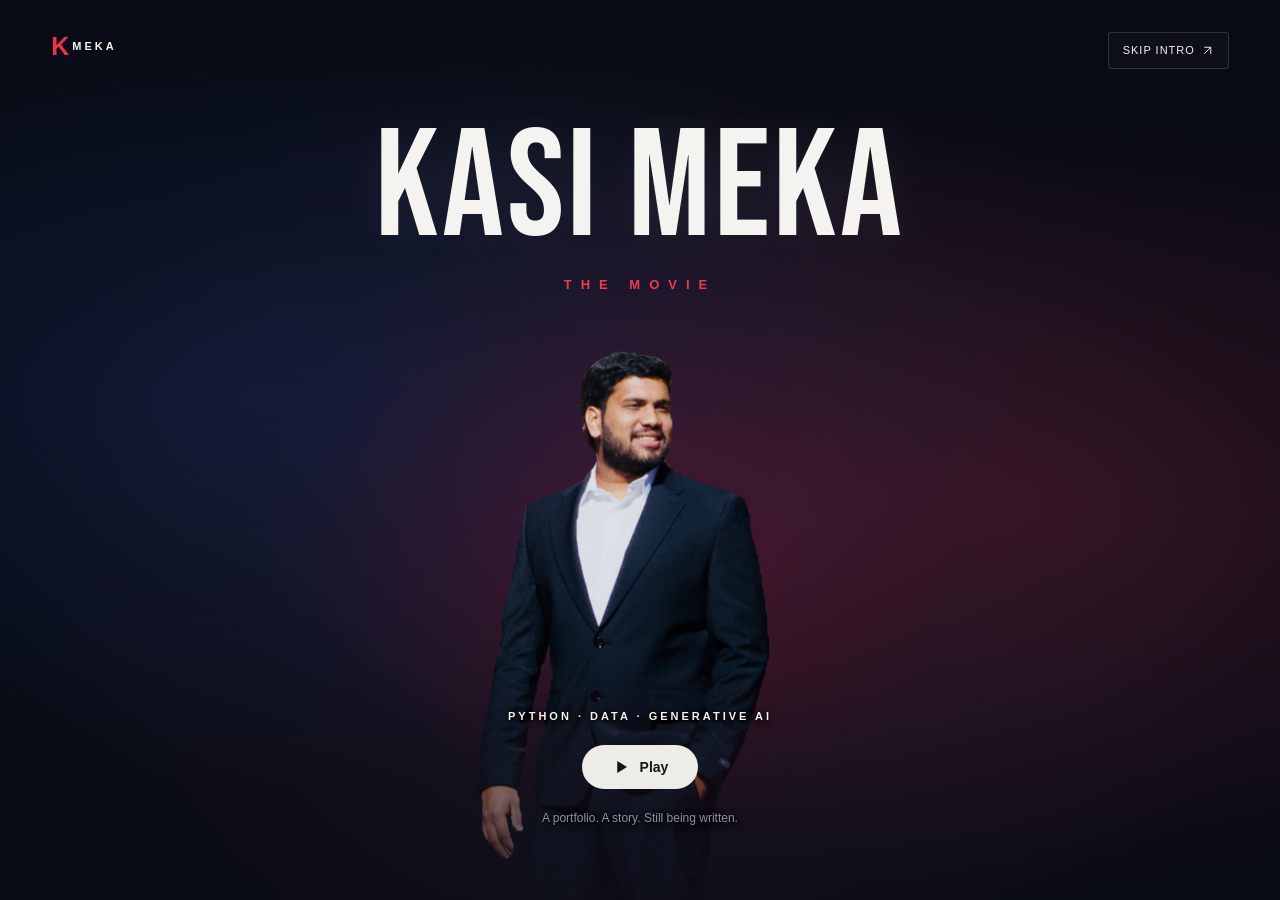
<file: index.html>
<!doctype html><html lang="en"><head><meta charset="utf-8"><meta name="viewport" content="width=device-width, initial-scale=1"><meta name="theme-color" content="#090910"><meta name="description" content="Kasi Meka — Python developer, data engineer and GenAI builder. Explore the projects, skills and experience behind the story."><title>Kasi Meka | The Movie</title><link rel="preload" href="series-assets/BebasNeue-Regular.ttf" as="font" type="font/ttf" crossorigin><link rel="stylesheet" href="series.css?v=auction-project-6"><script src="series.js?v=auction-project-6" defer></script></head><body class="screen-open"><a class="skip-link" href="#resume">Skip to portfolio</a><div id="intro" class="intro-screen"><a class="series-mark intro-mark" href="#home"><b>K</b> MEKA</a><button class="skip-intro" id="skip-intro">Skip intro <svg viewBox="0 0 24 24" aria-hidden="true"><path d="M6 18 18 6M6 6h12v12" fill="none" stroke="currentColor" stroke-width="1.8"/></svg></button><div class="intro-title"><h1>KASI MEKA</h1><p>THE MOVIE</p></div><img class="intro-portrait" src="series-assets/profile-transparent.png" alt="Kasi Meka" fetchpriority="high"><div class="intro-bottom"><p>PYTHON · DATA · GENERATIVE AI</p><button class="button light" id="intro-play"><svg viewBox="0 0 24 24" aria-hidden="true"><path d="M7 4v16l13-8z" fill="currentColor"/></svg><span>Play</span></button><span>A portfolio. A story. Still being written.</span></div></div><div id="profiles" class="profiles-screen" hidden><a class="series-mark" href="#home"><b>K</b> MEKA</a><div class="profile-content"><p class="eyebrow">ONE STORY. YOUR PERSPECTIVE.</p><h2>Choose your perspective</h2><div class="profile-grid"><button class="profile" data-profile="Kasi"><span class="profile-art main-profile"><img src="series-assets/profile-transparent.png" alt=""><small>MAIN</small></span><strong>Kasi</strong><span>The complete portfolio</span></button><button class="profile" data-profile="Recruiter"><span class="profile-art recruiter">R</span><strong>Recruiter</strong><span>Experience, résumé & credentials</span></button><button class="profile" data-profile="Developer"><span class="profile-art developer">&lt;/&gt;</span><strong>Developer</strong><span>Projects, stack & source code</span></button><button class="profile" data-profile="Explorer"><span class="profile-art explorer">✳</span><strong>Explorer</strong><span>A little bit of everything</span></button></div><p class="profile-note">Every perspective explores the same work.<br>Only what plays first changes.</p></div><button class="back-intro" id="back-intro">← Back to the title</button></div><div id="portfolio" hidden><header class="site-header"><a class="series-mark" href="#home" aria-label="Kasi Meka home"><b>K</b> MEKA</a><nav id="desktop-nav" aria-label="Main navigation"><a href="#home" class="active">Home</a><a href="#resume">Résumé</a><a href="#achievements">Achievements</a><a href="#skills">Skills</a><a href="#originals">Work</a><a href="#about">About</a><a href="#journey">Experience</a><a href="#contact">Contact</a></nav><button id="viewer-button" class="viewer-button" aria-label="Change viewer profile"><span id="viewer-name">LET’S PLAY</span><span class="viewer-avatar">K</span></button><button class="mobile-menu" aria-controls="desktop-nav" aria-expanded="false" aria-label="Open navigation">☰</button></header><main><section class="hero" id="home" aria-labelledby="hero-title"><div class="hero-light"></div><div class="hero-art"><img src="series-assets/profile-transparent.png" alt="Kasi Meka in a black suit" fetchpriority="high"><span class="portrait-note">The developer behind the data.</span></div><div class="hero-copy"><p class="series-label"><b>K</b> MEKA</p><h1 id="hero-title">KASI MEKA</h1><p class="series-subtitle">THE MOVIE</p><div class="hero-meta"><span class="quality">HD</span><span>2021 — Present</span><span>4+ years</span><span>6 projects</span><span>4 credentials</span></div><p class="hero-role">PYTHON DEVELOPER · DATA ENGINEER · GEN AI</p><p class="hero-description">Building the systems behind the story. Python services, cloud data pipelines, and AI applications across entertainment, healthcare, and enterprise.</p><div class="hero-actions"><button class="button light" id="replay-intro"><svg viewBox="0 0 24 24" aria-hidden="true"><path d="m8 5 11 7-11 7z" fill="currentColor"/></svg> Play intro</button><a class="button glass" href="series-resume.html" target="_blank" rel="noopener"><span aria-hidden="true">↓</span> View résumé</a><a class="circle-button" href="#about" aria-label="About Kasi">i</a></div><div class="hero-facts"><span><b>01</b> Published paper</span><span><b>03</b> Cloud platforms</span><span><b>04</b> Career chapters</span></div></div><span class="hero-rating">PYTHON / SQL / AI</span></section><section class="continue-section" aria-label="Portfolio episodes"><div class="rail-heading"><h2>Explore the chapters</h2><div><span id="profile-caption">Your portfolio, from the beginning</span><button class="rail-arrow" data-rail="-1" aria-label="Previous episodes">‹</button><button class="rail-arrow" data-rail="1" aria-label="Next episodes">›</button></div></div><div class="episode-rail" id="episode-rail"><a class="episode violet" href="#resume" data-episode="resume"><span class="episode-number">01</span><span class="episode-play"><svg viewBox="0 0 24 24" aria-hidden="true"><path d="m8 5 11 7-11 7z" fill="currentColor"/></svg></span><div><p>CHAPTER 01</p><h3>PROFESSIONAL SNAPSHOT</h3><span>Résumé & background</span></div><span class="episode-progress"><i></i></span></a><a class="episode red" href="#achievements" data-episode="achievements"><span class="episode-number">02</span><span class="episode-play"><svg viewBox="0 0 24 24" aria-hidden="true"><path d="m8 5 11 7-11 7z" fill="currentColor"/></svg></span><div><p>CHAPTER 02</p><h3>MILESTONES</h3><span>Credentials & research</span></div><span class="episode-progress"><i></i></span></a><a class="episode blue" href="#skills" data-episode="skills"><span class="episode-number">03</span><span class="episode-play"><svg viewBox="0 0 24 24" aria-hidden="true"><path d="m8 5 11 7-11 7z" fill="currentColor"/></svg></span><div><p>CHAPTER 03</p><h3>THE TOOLKIT</h3><span>Tools of the trade</span></div><span class="episode-progress"><i></i></span></a><a class="episode red" href="#originals" data-episode="originals"><span class="episode-number">04</span><span class="episode-play"><svg viewBox="0 0 24 24" aria-hidden="true"><path d="m8 5 11 7-11 7z" fill="currentColor"/></svg></span><div><p>CHAPTER 04</p><h3>PROJECT LAB</h3><span>Built with curiosity</span></div><span class="episode-progress"><i></i></span></a><a class="episode violet" href="#about" data-episode="about"><span class="episode-number">05</span><span class="episode-play"><svg viewBox="0 0 24 24" aria-hidden="true"><path d="m8 5 11 7-11 7z" fill="currentColor"/></svg></span><div><p>CHAPTER 05</p><h3>BEHIND THE WORK</h3><span>Meet the developer</span></div><span class="episode-progress"><i></i></span></a><a class="episode gold" href="#journey" data-episode="journey"><span class="episode-number">06</span><span class="episode-play"><svg viewBox="0 0 24 24" aria-hidden="true"><path d="m8 5 11 7-11 7z" fill="currentColor"/></svg></span><div><p>CHAPTER 06</p><h3>CAREER CHAPTERS</h3><span>Four career chapters</span></div><span class="episode-progress"><i></i></span></a><a class="episode green" href="#contact" data-episode="contact"><span class="episode-number">07</span><span class="episode-play"><svg viewBox="0 0 24 24" aria-hidden="true"><path d="m8 5 11 7-11 7z" fill="currentColor"/></svg></span><div><p>CHAPTER 07</p><h3>LET’S CONNECT</h3><span>Let’s build together</span></div><span class="episode-progress"><i></i></span></a></div></section><section class="content-section" id="resume"><div class="section-heading"><div><p class="eyebrow">PROFILE</p><h2>PROFESSIONAL SNAPSHOT</h2></div><p class="section-note">Every chapter, in one place.</p></div><div class="resume-sheet"><div class="resume-sheet-head"><div><span class="tiny-label">STARRING</span><h3>KASI MEKA</h3><p>Python Developer & Data Engineer</p></div><a class="button glass" href="series-resume.html" target="_blank" rel="noopener">View full résumé <span aria-hidden="true">↗</span></a></div><div class="resume-columns"><div><p class="eyebrow">EDUCATION</p><h4>Master’s in Information Science</h4><p>University of North Texas · Denton, TX</p><span class="muted">2024 — 2025</span><p class="eyebrow resume-subhead">EXPERIENCE</p><p>Walt Disney · Cigna Health Care<br>Hindustan Aeronautics Limited · Cognizant</p></div><div><p class="eyebrow">SPECIALTIES</p><p>Backend development · ETL / ELT pipelines<br>Generative AI · Cloud platforms<br>Data engineering · API development</p><p class="eyebrow resume-subhead">THE STACK</p><p>Python · SQL · Snowflake · FastAPI<br>AWS · GCP · Azure · Airflow · Docker</p></div><div><p class="eyebrow">CONNECT</p><a href="mailto:vkvkasi17@gmail.com">vkvkasi17@gmail.com</a><a href="https://www.linkedin.com/in/kasi-meka-2193003b1/" target="_blank" rel="noopener">LinkedIn <span aria-hidden="true">↗</span></a><a href="https://github.com/vkvkasi17-hub" target="_blank" rel="noopener">GitHub <span aria-hidden="true">↗</span></a></div></div></div></section><section class="content-section" id="achievements"><div class="section-heading"><div><p class="eyebrow">THE HIGHLIGHTS</p><h2>LEARNING & MILESTONES</h2></div><p class="section-note">Continuous learning. Work worth sharing.</p></div><div class="highlight-grid"><article class="highlight"><span>01 / RESEARCH</span><h3>PUBLISHED<br>IN AI & ETHICS</h3><p>AI transparency: standards, frameworks, and legislation.</p><a href="https://link.springer.com/article/10.1007/s43681-025-00661-4" target="_blank" rel="noopener">Read the paper ↗</a></article><article class="highlight"><span>02 / EDUCATION</span><h3>MASTER’S<br>INFORMATION SCIENCE</h3><p>University of North Texas · 2024–2025</p><a href="#resume">Explore background ↗</a></article><article class="highlight"><span>03 / ENGINEERING</span><h3>90%+<br>CODE COVERAGE</h3><p>Automated unit testing at Cigna Health Care.</p><a href="#job-1">View the experience ↗</a></article></div><h3 class="credential-label">Certified <span>· 4 credentials</span></h3><div class="credentials"><a class="credential" href="Claude 101.jpg.png" target="_blank" rel="noopener"><span>Anthropic Education</span><h4>Claude 101</h4><b aria-hidden="true">↗</b></a><a class="credential" href="Claude Code in Action.jpg.png" target="_blank" rel="noopener"><span>Anthropic Education</span><h4>Claude Code in Action</h4><b aria-hidden="true">↗</b></a><a class="credential" href="Claude with the Anthropic API.jpg.png" target="_blank" rel="noopener"><span>Anthropic Education</span><h4>Building with the Claude API</h4><b aria-hidden="true">↗</b></a><article class="credential"><span>Columbia University</span><h4>Building customized LLMs with OpenAI</h4></article></div></section><section class="content-section" id="skills"><div class="section-heading"><div><p class="eyebrow">CAPABILITIES</p><h2>THE TOOLKIT</h2></div><p class="section-note">The languages, platforms, and tools behind my work.</p></div><div class="skills-layout"><div class="skill-tabs" role="tablist" aria-label="Skill categories" aria-orientation="vertical"><button role="tab" id="skill-tab-0" aria-controls="skill-panel-0" aria-selected="true" tabindex="0" data-skill="0"><strong>LANGUAGES</strong><span>6 skills · The languages I build with</span></button><button role="tab" id="skill-tab-1" aria-controls="skill-panel-1" aria-selected="false" tabindex="-1" data-skill="1"><strong>GENAI &amp; DATA</strong><span>6 skills · Intelligent data workflows</span></button><button role="tab" id="skill-tab-2" aria-controls="skill-panel-2" aria-selected="false" tabindex="-1" data-skill="2"><strong>CLOUD &amp; DEVOPS</strong><span>8 skills · Shipping reliable systems</span></button></div><div class="skill-panels"><div class="skill-panel" role="tabpanel" id="skill-panel-0" aria-labelledby="skill-tab-0"><p>Languages <span>— From an idea to working software</span></p><div class="skill-grid"><div class="skill"><span>PY</span><strong>Python</strong></div><div class="skill"><span>SQ</span><strong>SQL</strong></div><div class="skill"><span>R</span><strong>R</strong></div><div class="skill"><span>JA</span><strong>Java</strong></div><div class="skill"><span>JA</span><strong>JavaScript</strong></div><div class="skill"><span>TY</span><strong>TypeScript</strong></div></div></div><div class="skill-panel" role="tabpanel" id="skill-panel-1" aria-labelledby="skill-tab-1" hidden><p>GenAI &amp; Data <span>— From raw information to useful intelligence</span></p><div class="skill-grid"><div class="skill"><span>LL</span><strong>LLMs</strong></div><div class="skill"><span>LA</span><strong>LangChain</strong></div><div class="skill"><span>ET</span><strong>ETL/ELT</strong></div><div class="skill"><span>PY</span><strong>PySpark</strong></div><div class="skill"><span>SN</span><strong>Snowflake</strong></div><div class="skill"><span>PA</span><strong>Pandas</strong></div></div></div><div class="skill-panel" role="tabpanel" id="skill-panel-2" aria-labelledby="skill-tab-2" hidden><p>Cloud &amp; DevOps <span>— From development to production</span></p><div class="skill-grid"><div class="skill"><span>AW</span><strong>AWS</strong></div><div class="skill"><span>GC</span><strong>GCP</strong></div><div class="skill"><span>AZ</span><strong>Azure</strong></div><div class="skill"><span>DO</span><strong>Docker</strong></div><div class="skill"><span>GI</span><strong>Git</strong></div><div class="skill"><span>FA</span><strong>FastAPI</strong></div><div class="skill"><span>AI</span><strong>Airflow</strong></div><div class="skill"><span>JE</span><strong>Jenkins</strong></div></div></div></div></div></section><section class="content-section" id="originals"><div class="section-heading"><div><p class="eyebrow">SELECTED WORK</p><h2>PROJECTS IN FOCUS</h2></div><p class="section-note">Six projects in AI, data, automation, and interactive web experiences.</p></div><div class="projects-grid"><article class="project-card"><button class="project-cover auction" data-project="5" aria-label="Explore IPL Mock Auction"><span class="tiny-label">INTERACTIVE WEB APP · LIVE</span><span class="project-art" aria-hidden="true">SOLD!</span><h3>IPL Mock Auction</h3><span class="episode-play"><svg viewBox="0 0 24 24" aria-hidden="true"><path d="m8 5 11 7-11 7z" fill="currentColor"/></svg></span></button><div class="project-info"><p>A multiplayer cricket auction with live bidding, computer opponents, squad budgets, and spectator mode.</p><div class="tags"><span>React</span><span>Cloudflare Workers</span><span>Multiplayer</span></div><div class="auction-links"><a class="text-button" href="https://ipl-mock-auction.vkvkasi17.workers.dev" target="_blank" rel="noopener noreferrer">Open live auction <span aria-hidden="true">↗</span></a><button class="text-button" data-project="5">Project details</button></div></div></article><article class="project-card"><button class="project-cover violet" data-project="0" aria-label="Explore AI-Powered PDF Assistant (RAG)"><span class="tiny-label">PERSONAL PROJECT · GenAI</span><span class="project-art" aria-hidden="true">{ AI }</span><h3>AI-Powered PDF Assistant (RAG)</h3><span class="episode-play"><svg viewBox="0 0 24 24" aria-hidden="true"><path d="m8 5 11 7-11 7z" fill="currentColor"/></svg></span></button><div class="project-info"><p>Built a Retrieval-Augmented Generation (RAG) script to chat with local PDF documents.</p><div class="tags"><span>Python</span><span>LangChain</span><span>OpenAI</span><span>ChromaDB</span></div><button class="text-button" data-project="0">Explore project <span aria-hidden="true">↗</span></button></div></article><article class="project-card"><button class="project-cover red" data-project="1" aria-label="Explore Automated Resume Parsing API"><span class="tiny-label">PERSONAL PROJECT · ML</span><span class="project-art" aria-hidden="true">[ JSON ]</span><h3>Automated Resume Parsing API</h3><span class="episode-play"><svg viewBox="0 0 24 24" aria-hidden="true"><path d="m8 5 11 7-11 7z" fill="currentColor"/></svg></span></button><div class="project-info"><p>Designed a scalable REST API using NLP models to extract key entities from unstructured resume PDFs.</p><div class="tags"><span>Python</span><span>FastAPI</span><span>NLP</span></div><button class="text-button" data-project="1">Explore project <span aria-hidden="true">↗</span></button></div></article><article class="project-card"><button class="project-cover blue" data-project="2" aria-label="Explore Automated Image Captioning Engine"><span class="tiny-label">PERSONAL PROJECT · ML</span><span class="project-art" aria-hidden="true">⟨ VISION ⟩</span><h3>Automated Image Captioning Engine</h3><span class="episode-play"><svg viewBox="0 0 24 24" aria-hidden="true"><path d="m8 5 11 7-11 7z" fill="currentColor"/></svg></span></button><div class="project-info"><p>Implemented an ML script leveraging pre-trained vision-language models to automatically caption images.</p><div class="tags"><span>Python</span><span>Hugging Face</span><span>PyTorch</span></div><button class="text-button" data-project="2">Explore project <span aria-hidden="true">↗</span></button></div></article><article class="project-card"><button class="project-cover red" data-project="3" aria-label="Explore ODI Cricket Analytics Dashboard"><span class="tiny-label">PERSONAL PROJECT · Data Viz</span><span class="project-art" aria-hidden="true">20 YEARS</span><h3>ODI Cricket Analytics Dashboard</h3><span class="episode-play"><svg viewBox="0 0 24 24" aria-hidden="true"><path d="m8 5 11 7-11 7z" fill="currentColor"/></svg></span></button><div class="project-info"><p>Utilized Pandas to preprocess match data before designing interactive dashboards uncovering 20 years of trends.</p><div class="tags"><span>Python</span><span>Tableau</span><span>Pandas</span></div><button class="text-button" data-project="3">Explore project <span aria-hidden="true">↗</span></button></div></article><article class="project-card"><button class="project-cover violet" data-project="4" aria-label="Explore LA Crime Pattern Analysis"><span class="tiny-label">PERSONAL PROJECT · Data Viz</span><span class="project-art" aria-hidden="true">LOS ANGELES</span><h3>LA Crime Pattern Analysis</h3><span class="episode-play"><svg viewBox="0 0 24 24" aria-hidden="true"><path d="m8 5 11 7-11 7z" fill="currentColor"/></svg></span></button><div class="project-info"><p>Extracted and cleaned crime datasets using Python to analyze graphical trends across Los Angeles.</p><div class="tags"><span>Python</span><span>Data Analytics</span><span>Tableau</span></div><button class="text-button" data-project="4">Explore project <span aria-hidden="true">↗</span></button></div></article></div></section><section class="content-section" id="about"><div class="section-heading"><div><p class="eyebrow">PERSONAL NOTE</p><h2>BEHIND THE WORK</h2></div><p class="section-note"></p></div><div class="about-layout"><div class="about-portrait"><img src="series-assets/profile-transparent.png" alt="Kasi Meka" loading="lazy"><span>KASI MEKA<br><small>THE PERSON BEHIND THE WORK</small></span></div><div><p class="about-lead">Curious by nature.<br>A builder by choice.</p><p>I’m a Python developer and backend engineer with over four years of experience across healthcare, entertainment, and enterprise applications.</p><p>I build ETL pipelines, scalable APIs, and generative AI workflows. My work connects complex data with systems people can rely on.</p><p>From Snowflake architectures to LLM evaluation pipelines, I enjoy the process of making complicated things work clearly and consistently.</p><div class="tags"><span>Python</span><span>Data engineering</span><span>Generative AI</span></div><a class="button glass" href="https://www.linkedin.com/in/kasi-meka-2193003b1/" target="_blank" rel="noopener">More about me on LinkedIn ↗</a></div></div></section><section class="content-section" id="journey"><div class="section-heading"><div><p class="eyebrow">EXPERIENCE</p><h2>CAREER CHAPTERS</h2></div><p class="section-note">Four roles. Every chapter, in full.</p></div><nav class="season-nav" aria-label="Career seasons"><a href="#job-0"><span>CHAPTER 04</span><strong>Walt Disney</strong></a><a href="#job-1"><span>CHAPTER 03</span><strong>Cigna Health Care</strong></a><a href="#job-2"><span>CHAPTER 02</span><strong>Hindustan Aeronautics Limited (HAL)</strong></a><a href="#job-3"><span>CHAPTER 01</span><strong>Cognizant (Client: MERCK)</strong></a></nav><div class="experience-stack"><article class="job-card" id="job-0" style="--index:0"><div class="job-heading"><div><p class="eyebrow">CHAPTER 04 · CURRENT ROLE</p><h3>ETL Developer</h3><p>Walt Disney | Orlando, Florida</p></div><span>June 2026 – Present</span></div><ul><li>Developed and managed a multi-tiered Snowflake architecture (Base, Application Data, Consumption, and Presentation layers) to transform raw platform data into user-ready analytics views.</li><li>Built and refined a metadata-driven Python framework to standardize complex marketing campaign strings using Regex lookups and automated string parsing.</li><li>Implemented a centralized ERRORS process to manage manual overrides and handle data exceptions, applying corrections directly to master data when standard Regex logic is insufficient.</li><li>Replaced manual view workarounds by engineering an automated schema evolution process that dynamically executes ALTER TABLE operations on locked historical snapshots, ensuring seamless UNION ALL execution between legacy and live datasets.</li><li>Standardized mismatched database column names while actively retaining legacy columns and executing data migration scripts to prevent breaking downstream reporting.</li><li>Managed automated data ingestion via API and Globalscape (FTP), utilizing metadata-driven Python processes to validate file structures and ensure data quality before loading into Snowflake.</li><li>Proposed and designed a &#x27;Magnitude of Change Dashboard&#x27; powered by taxonomy history tables to provide stakeholders with self-service visibility into dimension changes over time.</li><li>Actively participated in weekly taxonomy syncs, sprint planning, and architecture review meetings to review technical flow diagrams, mapping documents, and system designs.</li></ul><p class="environment"><b>Environment</b> Python, SQL (DDL/DML), Snowflake, ETL/Data Pipelines, Regular Expressions (Regex), Globalscape (FTP), MMX Snapshot View Orchestrator, Agile Framework, Git/Version Control</p></article><article class="job-card" id="job-1" style="--index:1"><div class="job-heading"><div><p class="eyebrow">CHAPTER 03 · THE JOURNEY</p><h3>Senior Python Developer</h3><p>Cigna Health Care | Plano, TX</p></div><span>June 2024 – June 2026</span></div><ul><li>Developed Python services integrating Generative AI APIs to automate chatbot response evaluation.</li><li>Designed backend data workflows using Python and SQL to support scalable analytics.</li><li>Implemented automated LLM-based evaluation pipelines to assess chatbot response quality.</li><li>Managed AWS cloud infrastructure using VPC, EC2, ECS, S3, and CloudFormation.</li><li>Developed ETL pipelines from S3 to Snowflake using Python.</li><li>Built APIs using FastAPI and Hug frameworks for cross-functional data sharing.</li><li>Improved project code coverage to over 90% using automated unit testing.</li><li>Built Airflow data pipelines in GCP for enterprise ETL jobs.</li><li>Containerized applications using Docker and deployed via Jenkins CI/CD pipelines.</li></ul></article><article class="job-card" id="job-2" style="--index:2"><div class="job-heading"><div><p class="eyebrow">CHAPTER 02 · THE JOURNEY</p><h3>Python Developer</h3><p>Hindustan Aeronautics Limited (HAL) | Bangalore, India</p></div><span>Aug 2023 – Dec 2023</span></div><ul><li>Developed sensor logic using Python scripts and Unix shell scripting.</li><li>Built Python batch processors to consume and produce various feeds.</li><li>Processed massive Blob datasets using PySpark Map-Reduce.</li><li>Wrote cleaning and munging scripts for large-scale datasets.</li></ul></article><article class="job-card" id="job-3" style="--index:3"><div class="job-heading"><div><p class="eyebrow">CHAPTER 01 · THE JOURNEY</p><h3>Python Developer</h3><p>Cognizant (Client: MERCK) | Hyderabad, India</p></div><span>June 2021 - Jul 2023</span></div><ul><li>Managed automated data workflows using Python, SQL, and R.</li><li>Developed pandas scripts for complex CSV data manipulation and comparison.</li><li>Built a Django-based GUI for dynamic code documentation display.</li><li>Executed long-term technological fixes for data and system bottlenecks.</li></ul></article></div></section><section class="content-section contact-section" id="contact"><p class="eyebrow">LET’S CONNECT</p><h2>LET’S BUILD<br>SOMETHING GREAT.</h2><p>Have a project, an opportunity, or a problem worth solving?<br>I’d love to hear about it.</p><a class="button light" href="mailto:vkvkasi17@gmail.com">Let’s talk ↗</a><div class="contact-links"><a href="mailto:vkvkasi17@gmail.com">vkvkasi17@gmail.com</a><a href="https://www.linkedin.com/in/kasi-meka-2193003b1/" target="_blank" rel="noopener">LinkedIn ↗</a><a href="https://github.com/vkvkasi17-hub" target="_blank" rel="noopener">GitHub ↗</a></div></section></main><footer><a class="series-mark" href="#home"><b>K</b> MEKA</a><p>Kasi Meka · The story continues.</p><a href="#home">Back to the opening ↑</a></footer></div><dialog id="project-dialog"><button class="dialog-close" aria-label="Close project details">×</button><div id="project-details"></div></dialog><noscript><style>#intro,#profiles{display:none!important}#portfolio[hidden]{display:block!important}body{overflow:auto!important}</style></noscript></body></html>
</file>
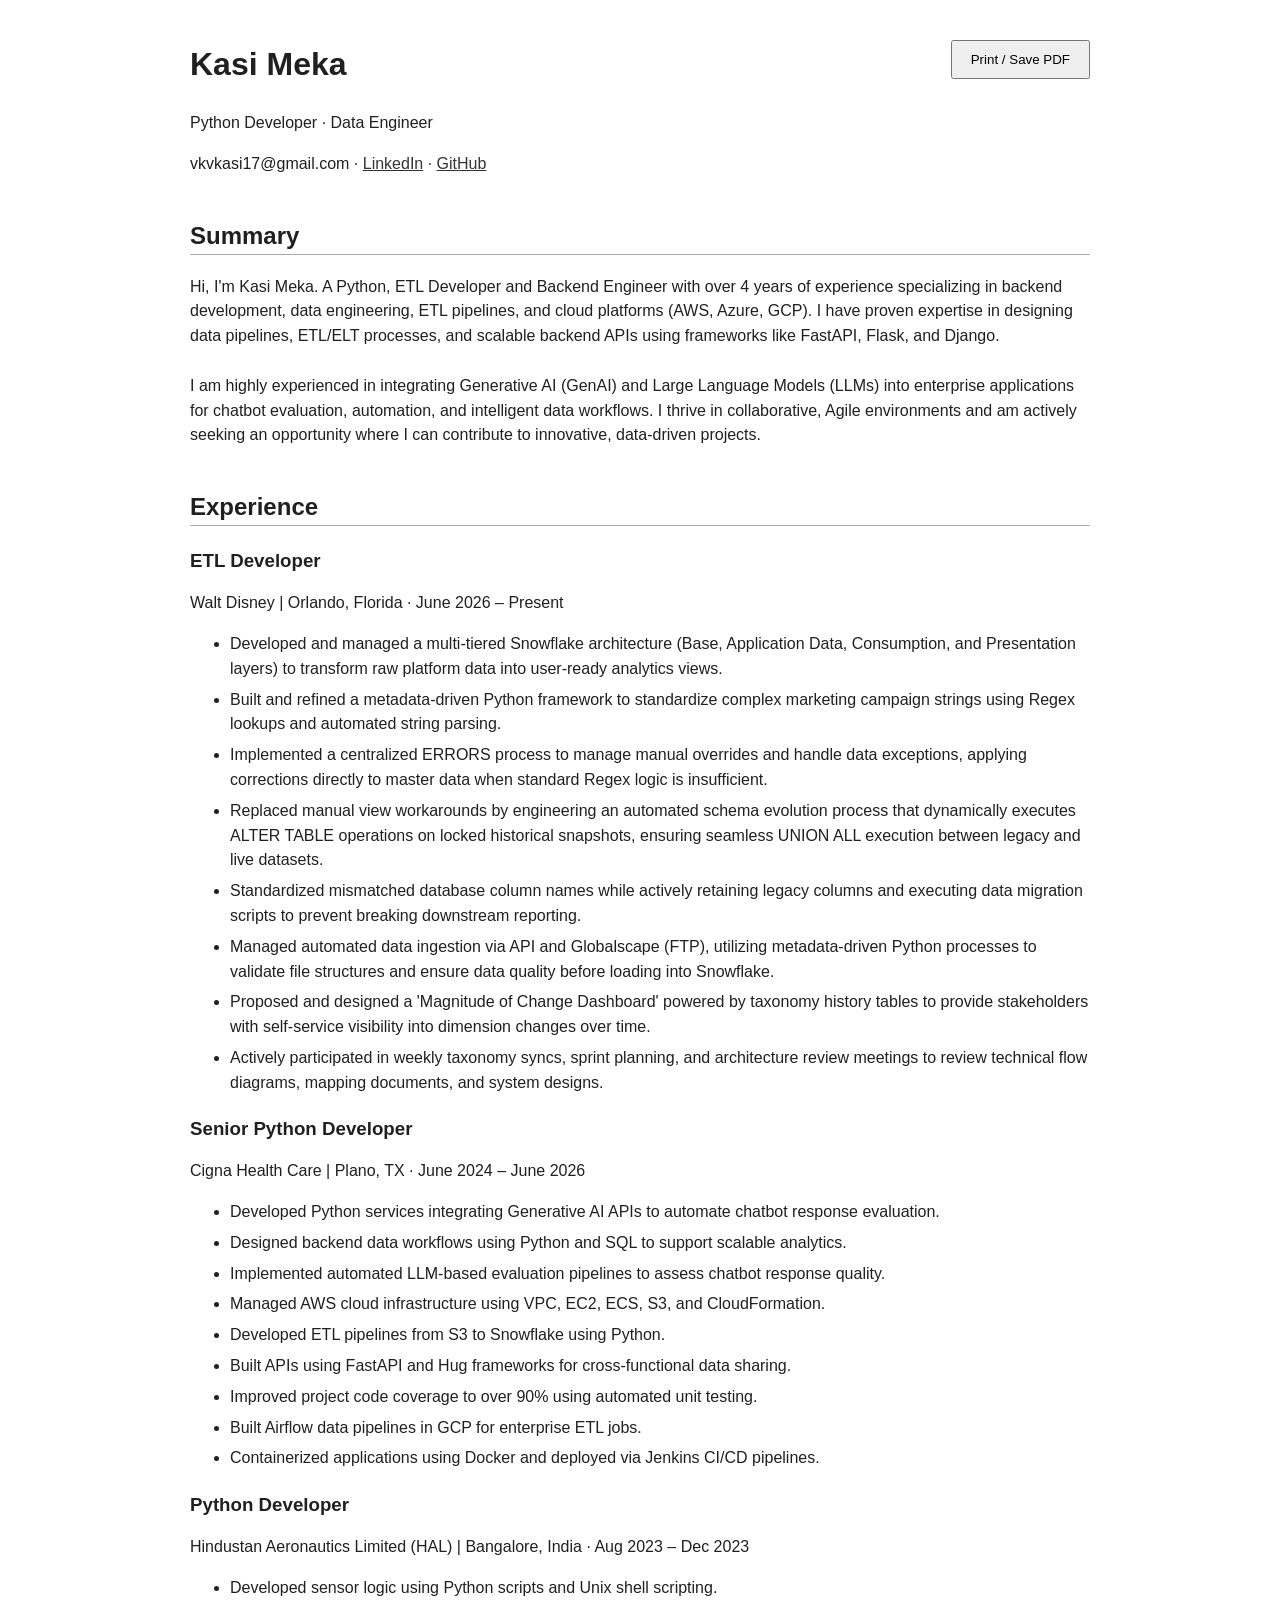
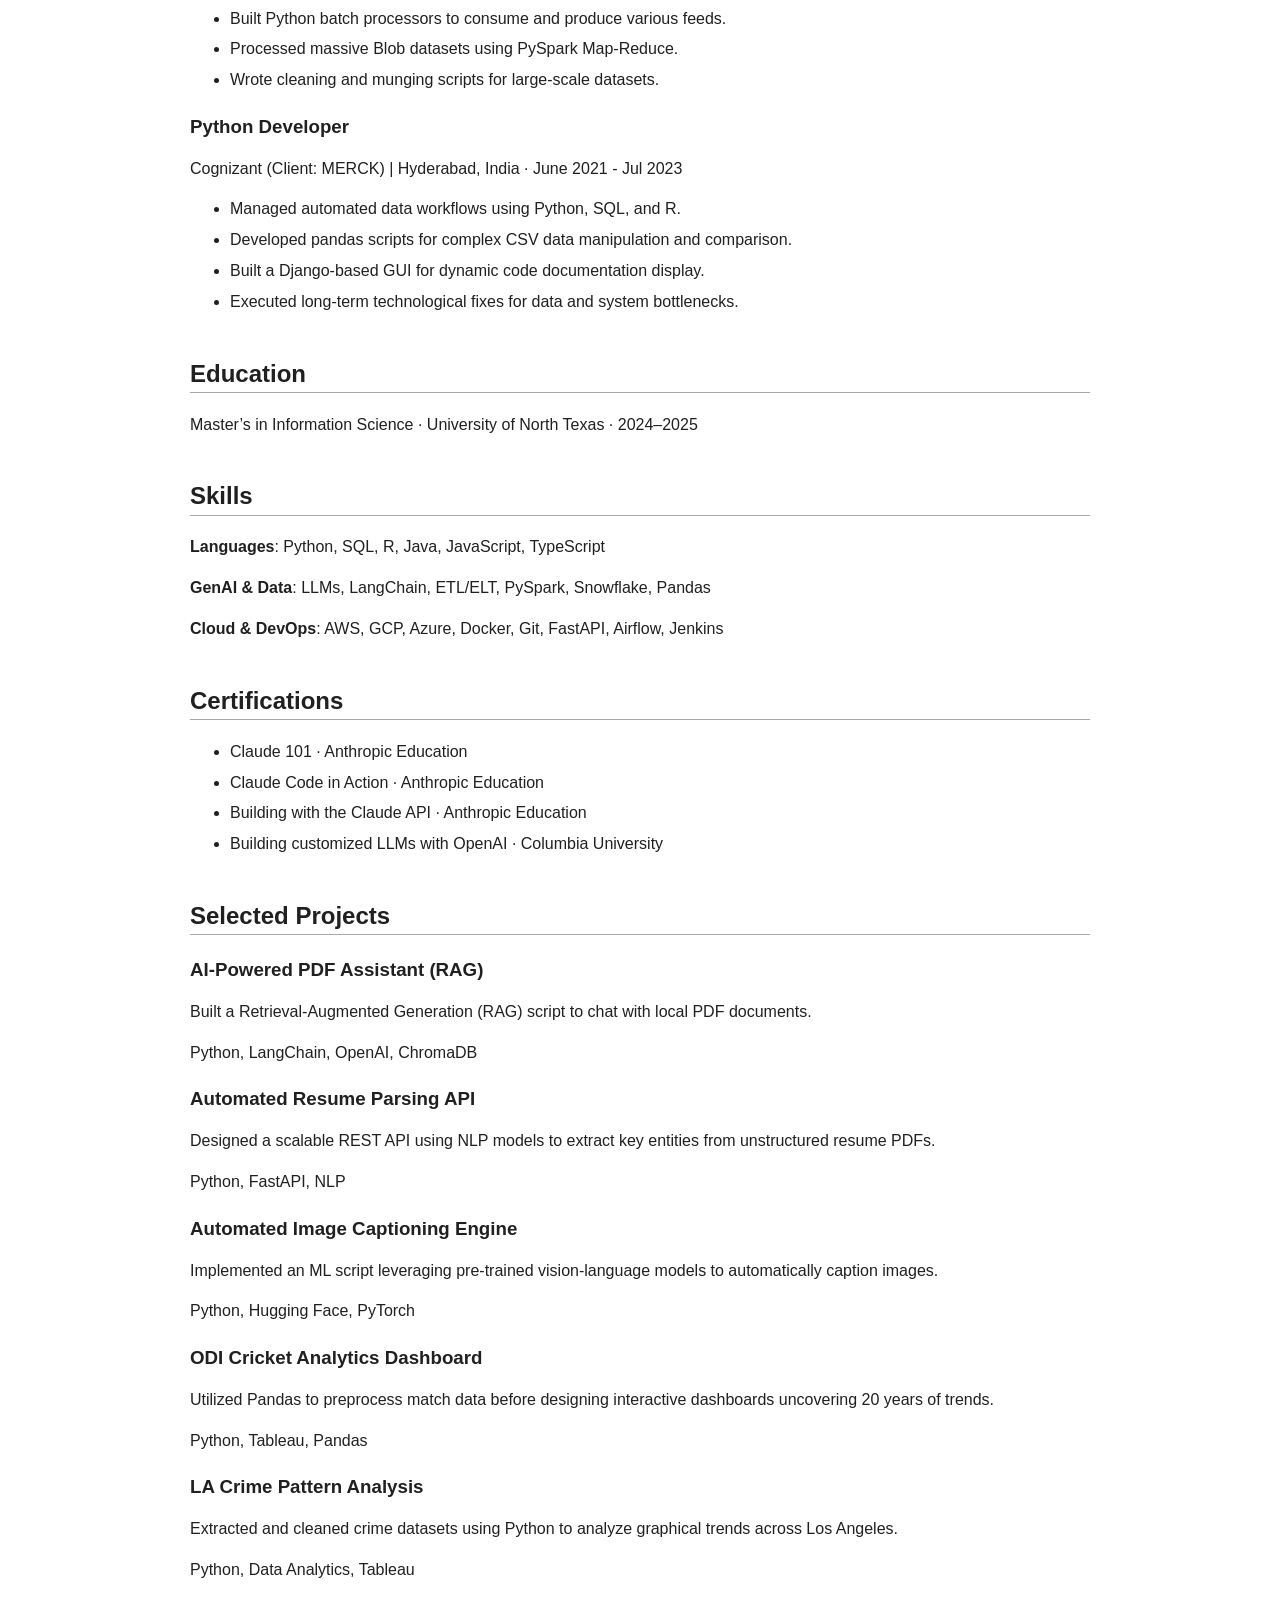
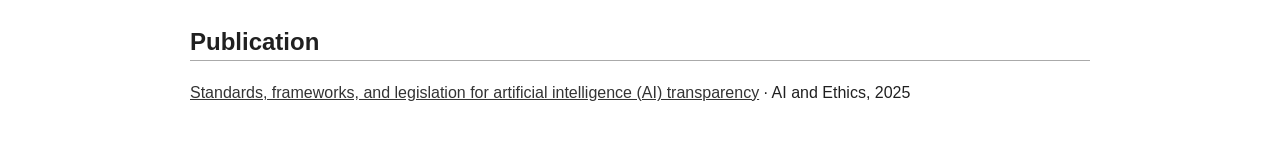
<file: series-resume.html>
<!doctype html><html lang="en"><head><meta charset="utf-8"><meta name="viewport" content="width=device-width,initial-scale=1"><title>Kasi Meka — Résumé</title><style>body{max-width:900px;margin:40px auto;padding:0 25px;font:16px/1.55 Calibri,Arial,sans-serif;color:#202020}h1{font-size:32px}h2{border-bottom:1px solid #aaa;padding-top:20px}h3{margin-bottom:0}a{color:#333}li{margin-bottom:6px}.print{float:right;padding:10px 18px;cursor:pointer}@media print{body{margin:0;font-size:10pt}.print{display:none}h2,h3{break-after:avoid}li{break-inside:avoid}}</style></head><body><button class="print" onclick="window.print()">Print / Save PDF</button><h1>Kasi Meka</h1><p>Python Developer · Data Engineer</p><p>vkvkasi17@gmail.com · <a href="https://www.linkedin.com/in/kasi-meka-2193003b1/">LinkedIn</a> · <a href="https://github.com/vkvkasi17-hub">GitHub</a></p><h2>Summary</h2><p>Hi, I'm Kasi Meka. A Python, ETL Developer and Backend Engineer with over 4 years of experience specializing in backend development, data engineering, ETL pipelines, and cloud platforms (AWS, Azure, GCP). I have proven expertise in designing data pipelines, ETL/ELT processes, and scalable backend APIs using frameworks like FastAPI, Flask, and Django.<br><br>I am highly experienced in integrating Generative AI (GenAI) and Large Language Models (LLMs) into enterprise applications for chatbot evaluation, automation, and intelligent data workflows. I thrive in collaborative, Agile environments and am actively seeking an opportunity where I can contribute to innovative, data-driven projects.</p><h2>Experience</h2><h3>ETL Developer</h3><p>Walt Disney | Orlando, Florida · June 2026 – Present</p><ul><li>Developed and managed a multi-tiered Snowflake architecture (Base, Application Data, Consumption, and Presentation layers) to transform raw platform data into user-ready analytics views.</li><li>Built and refined a metadata-driven Python framework to standardize complex marketing campaign strings using Regex lookups and automated string parsing.</li><li>Implemented a centralized ERRORS process to manage manual overrides and handle data exceptions, applying corrections directly to master data when standard Regex logic is insufficient.</li><li>Replaced manual view workarounds by engineering an automated schema evolution process that dynamically executes ALTER TABLE operations on locked historical snapshots, ensuring seamless UNION ALL execution between legacy and live datasets.</li><li>Standardized mismatched database column names while actively retaining legacy columns and executing data migration scripts to prevent breaking downstream reporting.</li><li>Managed automated data ingestion via API and Globalscape (FTP), utilizing metadata-driven Python processes to validate file structures and ensure data quality before loading into Snowflake.</li><li>Proposed and designed a &#x27;Magnitude of Change Dashboard&#x27; powered by taxonomy history tables to provide stakeholders with self-service visibility into dimension changes over time.</li><li>Actively participated in weekly taxonomy syncs, sprint planning, and architecture review meetings to review technical flow diagrams, mapping documents, and system designs.</li></ul><h3>Senior Python Developer</h3><p>Cigna Health Care | Plano, TX · June 2024 – June 2026</p><ul><li>Developed Python services integrating Generative AI APIs to automate chatbot response evaluation.</li><li>Designed backend data workflows using Python and SQL to support scalable analytics.</li><li>Implemented automated LLM-based evaluation pipelines to assess chatbot response quality.</li><li>Managed AWS cloud infrastructure using VPC, EC2, ECS, S3, and CloudFormation.</li><li>Developed ETL pipelines from S3 to Snowflake using Python.</li><li>Built APIs using FastAPI and Hug frameworks for cross-functional data sharing.</li><li>Improved project code coverage to over 90% using automated unit testing.</li><li>Built Airflow data pipelines in GCP for enterprise ETL jobs.</li><li>Containerized applications using Docker and deployed via Jenkins CI/CD pipelines.</li></ul><h3>Python Developer</h3><p>Hindustan Aeronautics Limited (HAL) | Bangalore, India · Aug 2023 – Dec 2023</p><ul><li>Developed sensor logic using Python scripts and Unix shell scripting.</li><li>Built Python batch processors to consume and produce various feeds.</li><li>Processed massive Blob datasets using PySpark Map-Reduce.</li><li>Wrote cleaning and munging scripts for large-scale datasets.</li></ul><h3>Python Developer</h3><p>Cognizant (Client: MERCK) | Hyderabad, India · June 2021 - Jul 2023</p><ul><li>Managed automated data workflows using Python, SQL, and R.</li><li>Developed pandas scripts for complex CSV data manipulation and comparison.</li><li>Built a Django-based GUI for dynamic code documentation display.</li><li>Executed long-term technological fixes for data and system bottlenecks.</li></ul><h2>Education</h2><p>Master’s in Information Science · University of North Texas · 2024–2025</p><h2>Skills</h2><p><b>Languages</b>: Python, SQL, R, Java, JavaScript, TypeScript</p><p><b>GenAI &amp; Data</b>: LLMs, LangChain, ETL/ELT, PySpark, Snowflake, Pandas</p><p><b>Cloud &amp; DevOps</b>: AWS, GCP, Azure, Docker, Git, FastAPI, Airflow, Jenkins</p><h2>Certifications</h2><ul><li>Claude 101 · Anthropic Education</li><li>Claude Code in Action · Anthropic Education</li><li>Building with the Claude API · Anthropic Education</li><li>Building customized LLMs with OpenAI · Columbia University</li></ul><h2>Selected Projects</h2><h3>AI-Powered PDF Assistant (RAG)</h3><p>Built a Retrieval-Augmented Generation (RAG) script to chat with local PDF documents.</p><p>Python, LangChain, OpenAI, ChromaDB</p><h3>Automated Resume Parsing API</h3><p>Designed a scalable REST API using NLP models to extract key entities from unstructured resume PDFs.</p><p>Python, FastAPI, NLP</p><h3>Automated Image Captioning Engine</h3><p>Implemented an ML script leveraging pre-trained vision-language models to automatically caption images.</p><p>Python, Hugging Face, PyTorch</p><h3>ODI Cricket Analytics Dashboard</h3><p>Utilized Pandas to preprocess match data before designing interactive dashboards uncovering 20 years of trends.</p><p>Python, Tableau, Pandas</p><h3>LA Crime Pattern Analysis</h3><p>Extracted and cleaned crime datasets using Python to analyze graphical trends across Los Angeles.</p><p>Python, Data Analytics, Tableau</p><h2>Publication</h2><p><a href="https://link.springer.com/article/10.1007/s43681-025-00661-4">Standards, frameworks, and legislation for artificial intelligence (AI) transparency</a> · AI and Ethics, 2025</p></body></html>
</file>
<file: series.css>
@font-face{font-family:SeriesDisplay;src:url('series-assets/BebasNeue-Regular.ttf') format('truetype');font-display:swap}*{box-sizing:border-box}html{scroll-behavior:smooth;scroll-padding-top:95px}body{margin:0;background:#0b0b12;color:#f4f3ef;font-family:Calibri,Arial,sans-serif;font-size:16px;line-height:1.55}body.screen-open{overflow:hidden}button,input{font:inherit}button,a{-webkit-tap-highlight-color:transparent}button{cursor:pointer}a{color:inherit;text-decoration:none}button{color:inherit}h1,h2,h3,h4,p{margin:0}button,a{touch-action:manipulation}button:focus-visible,a:focus-visible{outline:2px solid #ff626a;outline-offset:5px}::selection{background:#bc293e;color:white}[hidden]{display:none!important}.skip-link{position:fixed;z-index:200;left:20px;top:-70px;padding:12px 20px;background:white;color:#111}.skip-link:focus{top:15px}.series-mark{display:inline-flex;align-items:center;gap:5px;letter-spacing:3px;font-size:11px;font-weight:bold;white-space:nowrap}.series-mark b,.series-label b{font-size:25px;line-height:1;color:#ef3146;letter-spacing:-2px}.button{border:0;border-radius:4px;display:inline-flex;align-items:center;justify-content:center;gap:10px;padding:12px 22px;font-size:14px;font-weight:700;transition:background .2s,transform .2s;min-height:44px}.button svg{height:19px;width:19px}.light{color:#141419;background:#eeece6}.light:hover{background:#fff;transform:translateY(-2px)}.glass{background:#ffffff0d;border:1px solid #ffffff28;color:#e5e5e6}.glass:hover{background:#ffffff1d}.eyebrow{display:flex;align-items:center;gap:10px;font-size:11px;font-weight:700;letter-spacing:2.6px;color:#fb5262;text-transform:uppercase;margin-bottom:12px}.eyebrow:before{content:'';width:23px;height:2px;background:#e8374d}.muted{color:#9999a8}.tiny-label{font-size:10px;letter-spacing:2px;font-weight:700;color:#aaaab5}.intro-screen,.profiles-screen{position:fixed;inset:0;z-index:100;background:radial-gradient(ellipse at 50% 62%,#371020 0%,#11101c 35%,#080b14 70%);overflow:auto}.intro-mark{position:absolute;top:34px;left:4%}.skip-intro{position:absolute;right:4%;top:32px;border:1px solid #ffffff24;background:#ffffff06;border-radius:3px;font-size:11px;text-transform:uppercase;letter-spacing:1px;padding:9px 14px;z-index:3}.intro-title{position:absolute;top:13%;left:0;right:0;text-align:center;z-index:2}.intro-title h1{font:clamp(82px,12vw,168px)/.95 SeriesDisplay,Impact,sans-serif;letter-spacing:3px;text-shadow:0 0 50px #ffffff13}.intro-title p{font-weight:bold;font-size:13px;letter-spacing:9px;color:#ed3c51;margin-top:12px}.intro-portrait{position:absolute;height:64%;max-width:65%;object-fit:contain;bottom:1%;left:50%;transform:translateX(-50%);mask-image:linear-gradient(#000 62%,transparent 99%)}.intro-bottom{position:absolute;bottom:8%;left:0;right:0;text-align:center;z-index:3;display:flex;align-items:center;flex-direction:column;gap:20px}.intro-bottom>p{font-size:11px;letter-spacing:3px;font-weight:bold}.intro-bottom>.button{border-radius:30px;padding:11px 30px}.intro-bottom>span{font-size:12px;color:#92929f}.intro-screen.playing .intro-title{animation:title-in 1.4s cubic-bezier(.2,.7,.2,1) both}.intro-screen.playing .intro-portrait{animation:portrait-in 1.5s ease both}.intro-screen.playing .intro-bottom{animation:fade-out .4s forwards}@keyframes title-in{0%{transform:scale(1);filter:blur(0)}70%{opacity:1}100%{transform:scale(1.4);filter:blur(9px);opacity:0}}@keyframes portrait-in{to{transform:translateX(-50%) scale(1.12);opacity:0}}@keyframes fade-out{to{opacity:0}}.profiles-screen{background:radial-gradient(ellipse at center,#24202b 0,#11111a 55%,#0c0d13 100%);padding:35px 4%;display:flex;flex-direction:column}.profile-content{width:min(940px,100%);margin:auto;text-align:center;padding:70px 0}.profile-content>.eyebrow{justify-content:center}.profile-content h2{font-size:clamp(32px,4vw,50px);font-weight:400;letter-spacing:-1px;margin:14px 0 42px}.profile-grid{display:grid;grid-template-columns:repeat(4,1fr);gap:24px;max-width:800px;margin:auto}.profile{background:none;border:0;display:flex;flex-direction:column;align-items:center;padding:0}.profile-art{position:relative;display:flex;align-items:center;justify-content:center;width:100%;aspect-ratio:1;border-radius:8px;box-shadow:0 10px 30px #0006;border:2px solid transparent;font:52px SeriesDisplay,Impact,sans-serif;overflow:hidden;transition:transform .25s,border-color .25s}.main-profile{background:radial-gradient(at top right,#cf3342,#551629)}.main-profile img{height:120%;width:100%;object-fit:contain;object-position:center top;align-self:flex-start}.profile-art small{position:absolute;right:8px;top:7px;border-radius:3px;background:#e63746;font:700 9px Calibri,Arial,sans-serif;padding:2px 6px;letter-spacing:1px}.recruiter{background:linear-gradient(140deg,#287e99,#132d46)}.developer{background:linear-gradient(140deg,#4da974,#1c4838)}.explorer{background:linear-gradient(140deg,#a2772e,#3b2725)}.profile:hover .profile-art{transform:translateY(-5px);border-color:white}.profile>strong{font-size:17px;margin-top:17px;font-weight:400}.profile>span:last-child{font-size:12px;color:#a5a1ac;margin-top:7px}.profile-note{font-size:13px;color:#93919e;margin-top:48px}.back-intro{align-self:center;border:1px solid #ffffff26;background:transparent;padding:9px 20px;color:#adabb7;margin-bottom:20px}.site-header{position:fixed;inset:0 0 auto;z-index:30;padding:22px 4%;display:flex;align-items:center;gap:42px;background:linear-gradient(#090910ee,#09091000);transition:background .3s}.site-header.scrolled{background:#0b0b13ed;backdrop-filter:blur(14px);border-bottom:1px solid #ffffff0c}.site-header nav{display:flex;align-items:center;gap:24px}.site-header nav a{font-size:12px;color:#aba9b5;position:relative;white-space:nowrap}.site-header nav a:hover,.site-header nav a.active{color:#fff}.site-header nav a.active:after{content:'';height:2px;position:absolute;bottom:-8px;left:0;right:0;background:#e83049}.viewer-button{margin-left:auto;display:flex;align-items:center;gap:12px;border:0;background:none;font-size:10px;letter-spacing:1px;white-space:nowrap}.viewer-avatar{width:26px;height:28px;border-radius:3px;background:linear-gradient(135deg,#395d80,#1b293c);display:grid;place-items:center;font-weight:bold}.mobile-menu{display:none}.hero{position:relative;min-height:690px;height:min(780px,88vh);padding:140px 5% 70px;display:flex;align-items:center;overflow:hidden;background:#080b14}.hero-light{position:absolute;inset:0;background:radial-gradient(ellipse at 77% 38%,#6a102446,transparent 50%),linear-gradient(0deg,#0b0b12,transparent 25%)}.hero-art{position:absolute;bottom:0;right:0;height:92%;width:53%;mask-image:linear-gradient(0deg,transparent 0%,#000 26%)}.hero-art img{height:110%;width:100%;object-fit:contain;object-position:center top;filter:saturate(.77);mask-image:linear-gradient(90deg,transparent,#000 12%)}.portrait-note{position:absolute;right:9%;bottom:28%;font-size:10px;color:#bdb5bb;writing-mode:vertical-rl;letter-spacing:1px}.hero-copy{position:relative;z-index:2;width:54%;max-width:730px}.series-label{font-size:10px;letter-spacing:3px;font-weight:700;display:flex;align-items:center;gap:6px;margin-bottom:14px}.series-label b{font-size:18px}.hero h1{font:clamp(76px,8.8vw,136px)/.95 SeriesDisplay,Impact,sans-serif;letter-spacing:1px;background:linear-gradient(110deg,#ecb7c6,#f2f0e9 62%);background-clip:text;color:transparent;white-space:nowrap}.series-subtitle{color:#ed3a51;font-size:12px;font-weight:bold;letter-spacing:8px;margin:12px 0 24px}.hero-meta{display:flex;flex-wrap:wrap;align-items:center;gap:10px;font-size:12px;font-weight:600;color:#bbb9c4}.hero-meta>span:not(:first-child):not(:nth-child(2)):before{content:'·';margin-right:10px;color:#737080}.quality{font-size:10px;border:1px solid #83818b;padding:0 4px;line-height:1.3;border-radius:2px}.hero-role{font-size:11px;letter-spacing:2px;font-weight:bold;color:#e1dfe6;margin-top:19px}.hero-description{max-width:480px;font-size:16px;line-height:1.65;color:#bbb9c6;margin-top:13px}.hero-actions{display:flex;gap:12px;align-items:center;margin-top:25px}.circle-button{height:34px;width:34px;border-radius:50%;border:1px solid #a5a1b1;display:grid;place-items:center;color:#bdb9c7;font-family:Georgia,serif}.hero-facts{display:flex;gap:24px;margin-top:28px;font-size:11px;color:#777585}.hero-facts b{font-weight:400;color:#bdb8c9;margin-right:5px}.hero-rating{position:absolute;right:0;bottom:25%;font-size:10px;letter-spacing:1.5px;border-left:2px solid #e7e3e5;background:#1e192679;padding:10px 28px 10px 12px}.continue-section{position:relative;z-index:3;margin-top:-14px;padding:0 5% 28px}.rail-heading{display:flex;justify-content:space-between;align-items:center;margin-bottom:18px}.rail-heading h2{font-size:19px;letter-spacing:-.5px}.rail-heading>div{display:flex;gap:8px;align-items:center}.rail-heading>div>span{font-size:11px;color:#747180;margin-right:12px}.rail-arrow{width:27px;height:27px;border:1px solid #ffffff21;background:#ffffff05;border-radius:50%;font-size:20px;line-height:1}.episode-rail{display:flex;gap:14px;overflow-x:auto;scrollbar-width:thin;scrollbar-color:#49404d transparent;padding:5px 2px 18px;scroll-snap-type:x mandatory}.episode{position:relative;min-width:calc((100% - 42px)/4);height:167px;border:1px solid #ffffff18;border-radius:6px;overflow:hidden;display:flex;align-items:end;padding:17px;scroll-snap-align:start;transition:transform .2s,border-color .2s}.episode:hover{transform:translateY(-4px);border-color:#ffffff80}.violet{background:radial-gradient(ellipse at 70% 0%,#7946ad88,transparent 60%),linear-gradient(145deg,#282138,#111019)}.red{background:radial-gradient(ellipse at 65% 0%,#c02c4d80,transparent 60%),linear-gradient(145deg,#381724,#100d16)}.blue{background:radial-gradient(ellipse at 70% 0%,#1b90b499,transparent 60%),linear-gradient(145deg,#153345,#0e111b)}.gold{background:radial-gradient(ellipse at 70% 0%,#b2803588,transparent 60%),linear-gradient(145deg,#342b1b,#101018)}.green{background:radial-gradient(ellipse at 70% 0%,#23957588,transparent 60%),linear-gradient(145deg,#173b31,#0d1517)}.episode-number{position:absolute;right:14px;top:-18px;font:125px/1.2 SeriesDisplay,Impact,sans-serif;opacity:.1}.episode-play{position:absolute;right:13px;top:13px;width:25px;height:25px;border:1px solid #ffffff66;border-radius:50%;display:grid;place-items:center}.episode-play svg{height:14px;width:14px}.episode>div{position:relative;z-index:1}.episode p{font-size:9px;color:#f77587;letter-spacing:2px;font-weight:bold}.episode h3{font:26px/1.15 SeriesDisplay,Impact,sans-serif;letter-spacing:.2px}.episode>div>span{font-size:11px;color:#b9b2c3}.episode-progress{height:2px;position:absolute;bottom:0;left:0;right:0;background:#ffffff1a}.episode-progress i{display:block;height:100%;background:#ed384e;width:6%;transition:width .5s}.episode.watched .episode-progress i{width:100%}.content-section{padding:70px 5%;scroll-margin-top:10px;position:relative}.section-heading{display:flex;justify-content:space-between;align-items:end;gap:30px;margin-bottom:35px}.section-heading h2{font:clamp(38px,4.2vw,58px)/1 SeriesDisplay,Impact,sans-serif;letter-spacing:.5px}.section-heading .eyebrow{margin-bottom:10px}.section-note{max-width:260px;font-size:12px;color:#a19cab}.resume-sheet{border:1px solid #ffffff15;background:linear-gradient(125deg,#ffffff07,#ffffff02);padding:32px;border-radius:6px}.resume-sheet-head{display:flex;justify-content:space-between;align-items:center;gap:20px;border-bottom:1px solid #ffffff13;padding-bottom:25px}.resume-sheet h3{font:40px/1.1 SeriesDisplay,Impact,sans-serif;margin-top:7px}.resume-sheet-head p{font-size:12px;color:#a29cab;margin-top:5px}.resume-sheet .button{font-size:12px}.resume-columns{display:grid;grid-template-columns:1.2fr 1.2fr .8fr;gap:35px;margin-top:25px}.resume-columns h4{font-size:15px;font-weight:600}.resume-columns p:not(.eyebrow),.resume-columns a,.resume-columns .muted{font-size:13px;color:#b1aab9}.resume-columns .eyebrow{font-size:9px;letter-spacing:2px;margin-bottom:10px}.resume-columns .eyebrow:before{display:none}.resume-columns>div>a{display:block;margin-bottom:10px;overflow-wrap:anywhere}.resume-subhead{margin-top:25px}.highlight-grid{display:grid;grid-template-columns:repeat(3,1fr);gap:20px}.highlight{padding:26px;border:1px solid #ffffff22;border-top-color:#d752674d;border-radius:6px;background:radial-gradient(at 100% 0%,#55233133,transparent 65%);display:flex;flex-direction:column}.highlight>span{font-size:10px;color:#c06f7c;letter-spacing:1.6px}.highlight h3{font:30px/1.1 SeriesDisplay,Impact,sans-serif;margin:18px 0;color:#e4dfd6}.highlight p{font-size:13px;color:#a59daa;max-width:290px;margin-bottom:22px}.highlight a{font-size:12px;margin-top:auto}.credential-label{font-size:18px;margin:32px 0 18px}.credential-label span{color:#97919f;font-weight:400}.credentials{display:grid;grid-template-columns:repeat(4,1fr);gap:14px}.credential{position:relative;min-height:120px;border:1px solid #ffffff17;border-radius:5px;padding:20px;background:#ffffff04}.credential>span{font-size:9px;text-transform:uppercase;letter-spacing:1px;color:#e7717d}.credential h4{font-size:14px;line-height:1.35;margin-top:25px;max-width:210px}.credential b{position:absolute;right:15px;top:14px;font-size:12px;font-weight:400;color:#aaa3b0}.credential:is(a):hover{border-color:#ff6a7d80;background:#ffffff08}.skills-layout{display:grid;grid-template-columns:245px 1fr;gap:45px}.skill-tabs{display:flex;flex-direction:column;gap:8px}.skill-tabs button{padding:18px 20px;text-align:left;border:1px solid transparent;border-radius:5px;background:transparent;position:relative}.skill-tabs button strong{font:24px SeriesDisplay,Impact,sans-serif;display:block;line-height:1.1}.skill-tabs button>span{font-size:11px;color:#a39ba9}.skill-tabs button[aria-selected=true]{background:#ffffff0a;border-color:#ffffff19}.skill-tabs button[aria-selected=true]:before{content:'';position:absolute;left:0;top:15px;bottom:15px;width:3px;background:#f3425b}.skill-panel>p{font-size:13px;margin-bottom:22px}.skill-panel>p>span{color:#88808f}.skill-grid{display:grid;grid-template-columns:repeat(4,1fr);gap:12px}.skill{min-height:112px;padding:18px;border:1px solid #ffffff15;background:#ffffff04;border-radius:5px;transition:transform .2s,border-color .2s}.skill:hover{transform:translateY(-3px);border-color:#dc40586e}.skill>span{display:grid;place-items:center;width:30px;height:30px;border-radius:5px;background:#b7334723;border:1px solid #bc43544a;color:#ed6576;font:16px SeriesDisplay,Impact,sans-serif;margin-bottom:14px}.skill>strong{font-size:13px;font-weight:500}.projects-grid{display:grid;grid-template-columns:repeat(3,1fr);gap:24px}.project-card{border:1px solid #ffffff1c;border-radius:6px;background:#ffffff03;overflow:hidden;transition:border-color .2s,transform .25s}.project-card:hover{border-color:#ed4b6b66;transform:translateY(-4px)}.project-cover{width:100%;height:228px;text-align:left;border:0;position:relative;padding:22px;overflow:hidden;display:flex;flex-direction:column;justify-content:space-between}.project-cover .tiny-label{color:#e9c5d0;font-size:9px}.project-cover h3{font:32px/1.05 SeriesDisplay,Impact,sans-serif;position:relative;max-width:90%;text-shadow:0 2px 15px #0008}.project-art{position:absolute;top:45%;right:-4px;transform:translateY(-50%) rotate(-8deg);font:52px SeriesDisplay,Impact,sans-serif;opacity:.12;white-space:nowrap}.project-info{padding:21px}.project-info p{font-size:13px;color:#aaa3b2;line-height:1.65}.tags{display:flex;flex-wrap:wrap;gap:6px;margin-top:17px}.tags>span{font-size:10px;border:1px solid #ffffff13;background:#ffffff05;padding:3px 8px;border-radius:3px;color:#b8b1c0}.text-button{padding:0;margin-top:22px;background:none;border:0;display:flex;gap:13px;font-size:12px;color:#f0d2d7}.about-layout{display:grid;grid-template-columns:1fr 1fr;gap:8%;align-items:center}.about-portrait{height:480px;position:relative;overflow:hidden;background:radial-gradient(ellipse at 50% 35%,#661d3a77,transparent 68%)}.about-portrait>img{height:130%;width:100%;object-fit:contain;object-position:center top;mask-image:linear-gradient(#000 55%,transparent 88%)}.about-portrait>span{position:absolute;bottom:15px;left:15px;font:30px SeriesDisplay,Impact,sans-serif}.about-portrait small{font:9px Calibri,Arial,sans-serif;letter-spacing:2px;color:#a59cae}.about-layout .about-lead{font:32px/1.2 SeriesDisplay,Impact,sans-serif;color:#eeebe6;margin-bottom:22px}.about-layout p{color:#aba4b3;font-size:16px;line-height:1.8;margin-bottom:18px}.about-layout .button{margin-top:25px;font-size:12px}.season-nav{display:grid;grid-template-columns:repeat(4,1fr);border-bottom:1px solid #ffffff1a;margin-bottom:35px;gap:12px}.season-nav a{padding:15px 13px;border-bottom:2px solid transparent}.season-nav a:hover{border-color:#ec3f58;background:#ffffff04}.season-nav span{display:block;font-size:9px;letter-spacing:2px;color:#e3576d}.season-nav strong{font-size:12px;font-weight:500;color:#d3cbd9}.experience-stack{padding-bottom:20px}.job-card{position:sticky;top:var(--sticky-top,100px);z-index:calc(var(--index) + 1);margin:0 0 48px;padding:32px;background:linear-gradient(120deg,#1e1824,#11111a);border:1px solid #ffffff20;border-top:2px solid #913346;border-radius:8px;box-shadow:0 -15px 45px #05050866;scroll-margin-top:110px}.job-card:nth-child(2){background:linear-gradient(120deg,#201b23,#13141c)}.job-card:nth-child(3){background:linear-gradient(120deg,#1d2029,#14151e)}.job-card:nth-child(4){background:linear-gradient(120deg,#272025,#17141c)}.job-heading{display:flex;justify-content:space-between;align-items:center;gap:25px;padding-bottom:24px;border-bottom:1px solid #ffffff18}.job-heading h3{font:32px/1.1 SeriesDisplay,Impact,sans-serif}.job-heading .eyebrow{font-size:9px;letter-spacing:2px}.job-heading p:last-child{font-size:14px;color:#bfb4c5;margin-top:10px}.job-heading>span{font-size:12px;color:#aa9fae}.job-card ul{columns:2;column-gap:45px;padding-left:18px;margin:24px 0 0}.job-card li{font-size:15px;color:#c9c2d0;padding-left:3px;break-inside:avoid;margin-bottom:15px;line-height:1.7}.job-card li::marker{color:#be5c73}.environment{border-top:1px solid #ffffff15;padding-top:20px;margin-top:15px;font-size:12px;color:#9e93a5}.environment b{color:#ddd0dd;margin-right:10px}.contact-section{background:radial-gradient(ellipse at 70% 100%,#4f142344,transparent 70%);padding-top:85px;padding-bottom:85px}.contact-section h2{font:clamp(46px,5vw,75px)/1 SeriesDisplay,Impact,sans-serif;margin:15px 0 25px}.contact-section>p:not(.eyebrow){color:#a9a0b0;font-size:15px;margin-bottom:25px}.contact-links{display:flex;gap:28px;flex-wrap:wrap;margin-top:35px;font-size:13px;color:#b8aabf}footer{margin:0 5%;padding:32px 0;border-top:1px solid #ffffff17;display:flex;align-items:center;justify-content:space-between;gap:20px}footer p,footer>a:last-child{font-size:11px;color:#8d8196}dialog{width:min(760px,calc(100% - 30px));max-height:85vh;overflow:auto;border:1px solid #ffffff30;border-radius:10px;background:#18141f;color:#eee9ee;padding:40px;box-shadow:0 30px 120px #000b}dialog::backdrop{background:#05050bea;backdrop-filter:blur(8px)}.dialog-close{position:absolute;right:15px;top:12px;border:0;background:#ffffff08;border-radius:50%;width:32px;height:32px;font-size:24px}.dialog-title{font:40px/1.1 SeriesDisplay,Impact,sans-serif;margin:16px 0 20px;max-width:90%}.dialog-overview{font-size:16px;color:#bfb3c7;line-height:1.8;margin:25px 0}.dialog-overview strong{color:#eee5f0}.dialog-links{display:flex;gap:12px;flex-wrap:wrap}.dialog-links .button{font-size:13px}
@media(min-width:1600px){.hero{padding-left:7%;height:800px}.hero-copy{max-width:760px}.hero h1{font-size:150px}.content-section,.continue-section{padding-left:7%;padding-right:7%}.episode{height:190px}.episode h3{font-size:30px}}
@media(max-width:1100px){.site-header{gap:24px}.site-header nav{gap:14px}.site-header nav a{font-size:11px}.viewer-button>span:first-child{display:none}.hero{min-height:640px}.hero-copy{width:58%}.hero h1{font-size:100px}.hero-description{max-width:420px}.episode{min-width:31%}.skills-layout{grid-template-columns:210px 1fr;gap:25px}.skill-grid{grid-template-columns:repeat(3,1fr)}.projects-grid{grid-template-columns:repeat(2,1fr)}.resume-columns{grid-template-columns:1fr 1fr}.resume-columns>div:last-child{grid-column:1/-1;display:flex;flex-wrap:wrap;gap:15px}.resume-columns>div:last-child .eyebrow{width:100%}.hero-art{right:-7%;width:57%}}
@media(max-width:760px){html{scroll-padding-top:80px}.site-header{padding:18px 5%;background:#090b14ed}.site-header nav{display:none;position:absolute;top:66px;left:0;right:0;padding:20px 5%;background:#12101bf7;border-bottom:1px solid #ffffff20;grid-template-columns:repeat(2,1fr);gap:18px}.site-header nav.open{display:grid}.site-header nav a{font-size:15px}.site-header nav a.active:after{display:none}.mobile-menu{display:block;background:none;border:0;padding:5px;font-size:19px}.viewer-button{margin-left:auto}.hero{min-height:720px;height:auto;padding:315px 6% 45px;align-items:end}.hero-art{height:470px;width:80%;right:-12%;top:42px;bottom:auto;opacity:.78;mask-image:linear-gradient(#000 42%,transparent 96%)}.hero-art img{height:115%}.hero-copy{width:100%;max-width:500px}.hero h1{font-size:clamp(66px,15vw,106px)}.hero-light{z-index:1;background:linear-gradient(0deg,#0b0b12 6%,#0b0b1240 62%,transparent),radial-gradient(at 80% 30%,#69162855,transparent 60%)}.hero-description{font-size:15px;max-width:440px}.series-label{font-size:9px}.series-subtitle{font-size:10px;letter-spacing:6px;margin-bottom:18px}.hero-meta{font-size:10px;gap:7px}.hero-role{font-size:9px;letter-spacing:1.4px}.hero-rating,.portrait-note{display:none}.hero-facts{gap:20px;font-size:10px}.hero-actions{gap:8px}.button{font-size:12px;padding:11px 16px}.circle-button{height:32px;width:32px}.continue-section{margin-top:0;padding-top:5px}.rail-heading h2{font-size:18px}.rail-heading>div>span{display:none}.episode{min-width:68%;height:150px}.episode h3{font-size:27px}.content-section{padding:48px 5%}.section-heading{gap:15px;align-items:start;margin-bottom:26px;flex-direction:column}.section-heading h2{font-size:40px}.section-note{font-size:12px;max-width:100%}.resume-sheet{padding:22px}.resume-sheet-head{align-items:start;flex-direction:column}.resume-columns{grid-template-columns:1fr;gap:26px}.resume-columns>div:last-child{grid-column:auto;display:block}.highlight-grid{grid-template-columns:1fr}.highlight{padding:23px}.highlight h3 br{display:none}.highlight h3{font-size:28px;margin:13px 0}.highlight p{max-width:none;margin-bottom:16px}.credentials{grid-template-columns:1fr 1fr}.credential{padding:17px;min-height:135px}.credential h4{font-size:13px}.credential>span{font-size:8px;display:block;max-width:90%}.skills-layout{grid-template-columns:1fr;gap:25px}.skill-tabs{flex-direction:row;overflow-x:auto}.skill-tabs button{flex:1;min-width:125px;padding:13px}.skill-tabs button strong{font-size:20px;white-space:nowrap}.skill-tabs button>span{font-size:9px}.skill-grid{grid-template-columns:repeat(3,1fr);gap:9px}.skill{padding:13px;min-height:103px}.skill>strong{font-size:12px}.skill-panel>p{font-size:12px}.projects-grid{grid-template-columns:1fr}.project-cover{height:230px}.about-layout{grid-template-columns:1fr;gap:30px}.about-portrait{height:380px}.about-layout p{font-size:15px}.season-nav{grid-template-columns:repeat(2,1fr)}.job-card{padding:23px 20px;margin-bottom:35px}.job-heading{align-items:start;flex-direction:column;gap:15px}.job-heading h3{font-size:29px}.job-card ul{columns:1}.job-card li{font-size:15px}.contact-section h2{font-size:50px}.contact-links{gap:18px}footer{align-items:start;flex-wrap:wrap}footer p{order:3;width:100%}.intro-title{top:22%}.intro-title h1{font-size:21vw;letter-spacing:1px}.intro-title p{font-size:10px;letter-spacing:6px}.intro-portrait{height:53%;max-width:90%;bottom:11%}.intro-bottom{bottom:9%;gap:18px}.intro-bottom>p{font-size:9px;letter-spacing:2px}.intro-bottom>span{font-size:10px}.intro-mark{top:24px}.skip-intro{top:22px;font-size:9px}.profile-content{padding:40px 0}.profile-content h2{font-size:32px;margin-bottom:28px}.profile-content>.eyebrow{font-size:8px;letter-spacing:1.5px}.profile-grid{grid-template-columns:1fr 1fr;max-width:360px;gap:25px 20px}.profile-art{max-width:145px}.profile>strong{font-size:15px;margin-top:11px}.profile>span:last-child{font-size:10px;max-width:140px}.profile-note{font-size:11px;margin-top:28px}.profiles-screen{padding:24px 6%}.back-intro{font-size:12px}.dialog-title{font-size:32px}dialog{padding:32px 23px}.dialog-overview{font-size:14px}}
@media(prefers-reduced-motion:reduce){html{scroll-behavior:auto}*,*:before,*:after{animation:none!important;transition:none!important}.job-card{position:relative;top:0!important}}
/* Crop portraits as cinematic close-ups, matching the reference framing. */
.intro-portrait{height:130%;bottom:-67%;max-width:90%;mask-image:linear-gradient(#000 18%,transparent 54%)}
.hero-art img{height:100%;object-fit:cover;object-position:center 0%}
.main-profile img{height:100%;object-fit:cover;object-position:center 0%;transform:scale(1.4);transform-origin:center 0%}
.about-portrait>img{height:100%;object-fit:cover;object-position:center 0%;mask-image:linear-gradient(#000 65%,transparent)}
@media(max-width:760px){.intro-portrait{height:106%;bottom:-42%;max-width:none;width:100%;object-fit:cover;object-position:center top;mask-image:linear-gradient(#000 15%,transparent 55%)}.hero-art img{height:100%;object-fit:cover;object-position:center top}}
.portrait-note{display:none}
@media(min-width:761px) and (max-height:850px){.hero{min-height:580px;height:74vh;padding-top:110px;padding-bottom:45px}.hero h1{font-size:clamp(76px,8vw,118px)}.series-subtitle{margin-bottom:18px}.hero-facts{margin-top:20px}.hero-art{height:93%}}
@media(max-width:760px){.hero-art{top:83px;height:430px}}

/* Original photograph, displayed through a silhouette mask. No generated pixels. */
.portrait-clip-def{position:absolute;pointer-events:none;overflow:hidden}
.intro-portrait,.hero-art img,.main-profile img,.about-portrait>img{clip-path:url(#original-portrait-clip);object-fit:fill;object-position:initial;filter:none;aspect-ratio:2005/1638;max-width:none;height:auto;position:absolute;left:50%;transform:translateX(-52%);transform-origin:center;}
.hero-art img{width:190%;top:-33%;mask-image:none}
.main-profile img{width:350%;top:-47%;mask-image:none}
.about-portrait>img{width:200%;top:-30%;mask-image:linear-gradient(#000 65%,transparent 95%)}
.intro-portrait{width:min(1500px,150vw);top:calc(39% - min(214px,21.4vw));bottom:auto;mask-image:linear-gradient(#000 40%,transparent 73%)}
@keyframes portrait-in{to{transform:translateX(-52%) scale(1.06);opacity:0}}
@media(max-width:760px){.hero-art img{width:250%;top:-22%}.intro-portrait{width:240vw;top:calc(38% - 34.4vw);mask-image:linear-gradient(#000 40%,transparent 75%)}.about-portrait>img{width:250%;top:-25%}}
.intro-portrait{mask-image:linear-gradient(#000 34%,transparent 65%)}
.intro-bottom{text-shadow:0 2px 8px #000,0 1px 3px #000}
.intro-bottom .button{text-shadow:none}
@media(max-width:760px){.intro-portrait{mask-image:linear-gradient(#000 34%,transparent 65%)}}
/* Native foreground segmentation masks the original photo, preserving its pixels. */
.intro-portrait,.hero-art img,.main-profile img,.about-portrait>img{clip-path:none;mask-image:url('series-assets/profile-mask.png?v=3');mask-mode:luminance;mask-size:100% 100%;mask-repeat:no-repeat}
.intro-screen:after{content:'';position:absolute;inset:66% 0 0;background:linear-gradient(transparent,#090b14e8 92%);pointer-events:none;z-index:1}
.intro-title,.intro-mark,.skip-intro,.intro-bottom{z-index:3}
.about-portrait{mask-image:linear-gradient(#000 78%,transparent 100%)}
/* Protect the face boundary and avoid enlarging the photograph beyond its detail. */
.intro-portrait,.hero-art img,.main-profile img,.about-portrait>img{mask-image:url('series-assets/profile-mask-refined.png?v=3');image-rendering:auto}
.hero-art,.about-portrait{container-type:inline-size}
.hero-art img{width:min(165cqw,1000px);top:calc(50px - min(23.6cqw,143px))}
.about-portrait>img{width:min(200cqw,1000px);top:calc(20px - min(28.6cqw,143px))}
.intro-portrait{width:min(1000px,200vw);top:calc(39% - min(143px,28.6vw))}
@media(max-width:760px){.hero-art img{width:min(250cqw,900px);top:calc(10px - min(35.75cqw,128.7px))}.intro-portrait{width:220vw;max-width:1000px;top:calc(38% - min(31.46vw,143px))}.about-portrait>img{width:min(250cqw,1000px);top:calc(20px - min(35.75cqw,143px))}}

/* Keep the intro inside the viewport and fade the portrait itself continuously. */
.intro-screen{overflow:hidden}
.intro-screen:after{display:none}
.intro-portrait{mask-image:url('series-assets/profile-mask-refined.png?v=3'),linear-gradient(#fff 0%,#fff 57%,transparent 90%);mask-mode:luminance,alpha;mask-composite:intersect}

/* Give the profile selector portrait more breathing room. */
.main-profile img{width:290%;top:-35%}

/* Bake the silhouette into PNG alpha so Safari never exposes the source background. */
.intro-portrait,.hero-art img,.main-profile img,.about-portrait>img{-webkit-mask-image:none;mask-image:none;mask-composite:add;mask-mode:alpha}
.intro-portrait{-webkit-mask-image:linear-gradient(#000 57%,transparent 90%);mask-image:linear-gradient(#000 57%,transparent 90%)}
.skip-intro{display:inline-flex;align-items:center;gap:6px}.skip-intro svg{width:13px;height:13px}
#intro-play{-webkit-appearance:none;appearance:none;line-height:1.2;color:#141419;flex-shrink:0}
#intro-play svg{width:18px;height:18px;display:block;flex:none}
@media(max-width:760px){
 .intro-screen{height:100svh;bottom:auto}
 .intro-title{top:18%}
 .intro-portrait{width:min(205vw,900px);top:calc(35% - min(29.3vw,128.7px))}
 .intro-bottom{bottom:max(7%,env(safe-area-inset-bottom));gap:16px}
 #intro-play{min-width:126px;min-height:48px;padding:12px 26px;gap:8px}
}

/* Cinematic motion: short entrances, quiet ambient light, scroll-led chapters. */
@keyframes opening-title{from{opacity:0;transform:translateY(16px);letter-spacing:8px}to{opacity:1;transform:none}}
@keyframes opening-copy{from{opacity:0;transform:translateY(10px)}to{opacity:1;transform:none}}
@keyframes title-sheen{from{transform:translateX(-140%) skewX(-18deg)}to{transform:translateX(160%) skewX(-18deg)}}
@keyframes ambient-drift{from{transform:translate(-2%,-1%) scale(1);opacity:.55}to{transform:translate(3%,2%) scale(1.08);opacity:.85}}
.intro-title{isolation:isolate;overflow:hidden}.intro-title h1{animation:opening-title .95s ease-out both}
.intro-title p{animation:opening-copy .7s .45s both}
.intro-title:after{content:'';position:absolute;inset:0;pointer-events:none;background:linear-gradient(110deg,transparent 35%,#ffffff24 49%,transparent 63%);mix-blend-mode:screen;animation:title-sheen 1.5s .4s both}
.intro-bottom{animation:opening-copy .8s .6s both}
.profiles-screen:not([hidden]) .profile-content{animation:opening-copy .65s both}
.profiles-screen:not([hidden]) .profile{animation:opening-copy .6s both;animation-delay:calc(var(--profile-order,0)*80ms)}
.intro-screen.playing .intro-title{animation:cinema-exit 1.1s ease-in both}
@keyframes cinema-exit{to{opacity:0;transform:scale(1.08) translateY(-12px);filter:blur(4px)}}
.hero-light:after,.intro-screen:before{content:'';position:absolute;inset:-8%;pointer-events:none;background:radial-gradient(ellipse at 25% 45%,#263f8c40,transparent 48%),radial-gradient(ellipse at 75% 55%,#b52c4a3d,transparent 48%);animation:ambient-drift 12s ease-in-out infinite alternate}
.hero-light{overflow:hidden}.intro-screen:before{z-index:0}
.hero-art img{translate:var(--portrait-x,0px) var(--portrait-y,0px);transition:translate .35s ease-out}
.motion-reveal{opacity:0;transform:translateY(22px);transition:opacity .65s ease,transform .65s ease}
.motion-reveal.is-visible{opacity:1;transform:none}
.project-card{position:relative;transform:perspective(1000px) rotateX(var(--tilt-x,0deg)) rotateY(var(--tilt-y,0deg));transition:transform .25s ease,border-color .25s,box-shadow .25s}
.project-card:after{content:'';position:absolute;inset:0;pointer-events:none;background:radial-gradient(circle at var(--shine-x,50%) var(--shine-y,30%),#ffffff1c,transparent 55%);opacity:0;transition:opacity .3s}
.project-card:hover:after,.project-card:focus-within:after{opacity:1}
.project-card:focus-within{border-color:#ed526d}
.project-preview{position:absolute;inset:auto 14px 14px;padding:12px;background:#11111aee;border:1px solid #ffffff24;border-radius:4px;color:#eee;font:13px/1.45 Calibri,Arial,sans-serif;opacity:0;transform:translateY(12px);transition:opacity .25s,transform .25s;pointer-events:none}
@media(hover:hover) and (pointer:fine){.project-card:hover .project-preview,.project-card:focus-within .project-preview{opacity:1;transform:none}.project-card:hover .project-cover h3{opacity:0}.project-card:hover{box-shadow:0 18px 45px #0005}}
.job-card{transform:scale(var(--stack-scale,1));transform-origin:50% 0;filter:brightness(var(--stack-light,1));will-change:auto}
.chapter-progress{position:fixed;top:0;left:0;right:0;height:3px;z-index:45;pointer-events:none;background:#ffffff0a}.chapter-progress-fill{height:100%;background:linear-gradient(90deg,#788bff,#f54a6a);transform:scaleX(var(--read-progress,0));transform-origin:left;box-shadow:0 0 12px #f54a6a88}
.chapter-progress-label{position:fixed;right:18px;bottom:16px;z-index:25;background:#0b0b12df;border:1px solid #ffffff20;border-radius:20px;padding:6px 12px;color:#bbb9c7;font-size:11px;pointer-events:none;backdrop-filter:blur(10px)}
body.screen-open .chapter-progress,body.screen-open .chapter-progress-label{display:none}
@media(max-width:760px){.motion-reveal{transform:translateY(12px);transition-duration:.4s}.hero-art img{translate:none}.project-card{transform:none}.chapter-progress-label{bottom:max(10px,env(safe-area-inset-bottom));font-size:10px}.hero-light:after,.intro-screen:before{animation-duration:18s}}
@media(prefers-reduced-motion:reduce){.motion-reveal{opacity:1;transform:none}.hero-art img{translate:none}.project-card,.job-card{transform:none;filter:none}.intro-title:after{display:none}.hero-light:after,.intro-screen:before{animation:none}.project-preview{transition:none}}

.project-cover.auction{background:radial-gradient(ellipse at 80% 15%,#94b84b55,transparent 60%),linear-gradient(135deg,#153c31,#102522)}
.auction .project-art{color:#d8f79955}.auction-links{display:flex;align-items:center;gap:18px;flex-wrap:wrap}
</file>
